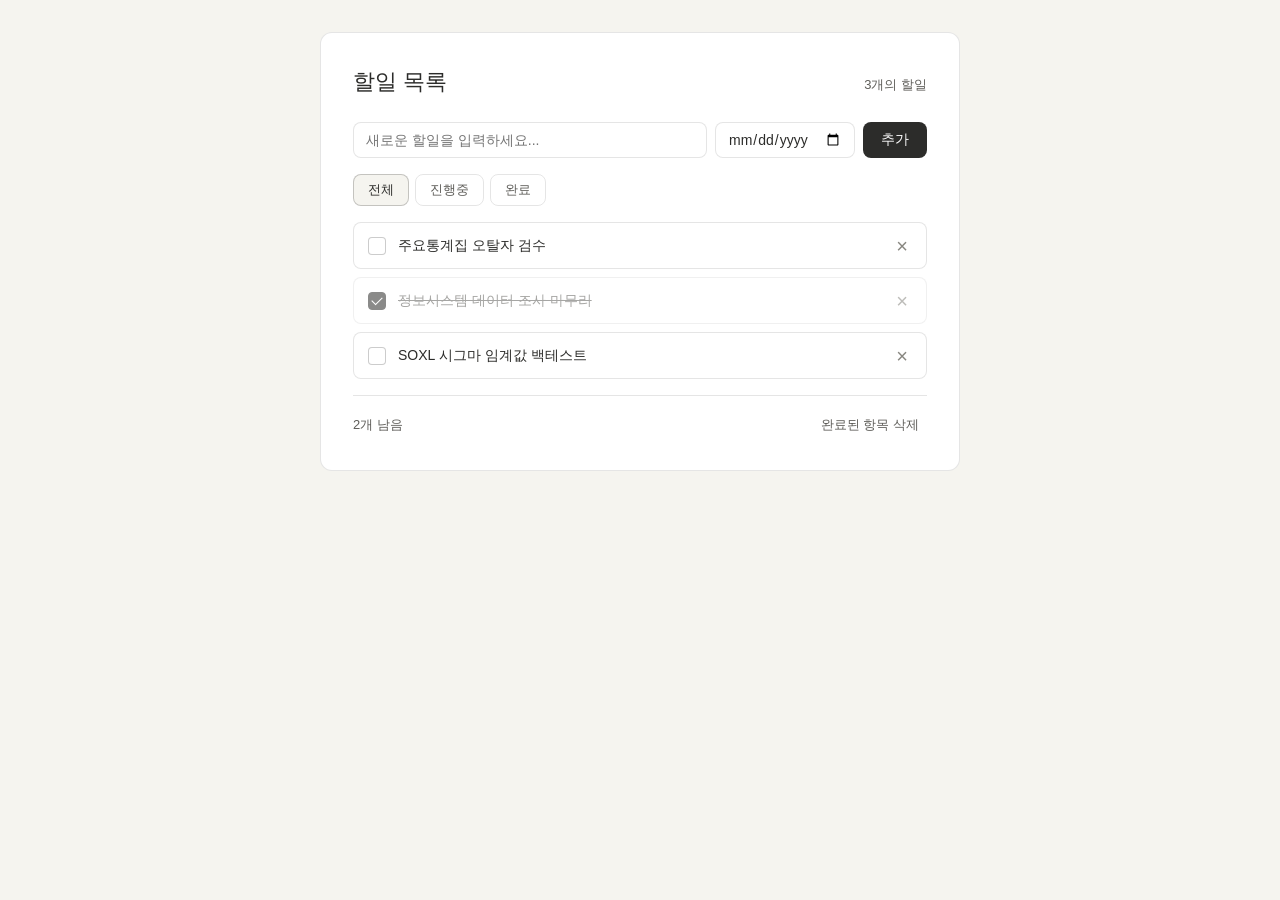
<file: index.html>
<!DOCTYPE html>
<html lang="ko">
<head>
  <meta charset="UTF-8" />
  <meta name="viewport" content="width=device-width, initial-scale=1.0" />
  <title>할일 목록</title>
  <link rel="stylesheet" href="style.css" />
</head>
<body>
  <main class="todo-app">
    <header class="todo-header">
      <h1 class="todo-title">할일 목록</h1>
      <span class="todo-count" id="count">0개의 할일</span>
    </header>

    <div class="todo-input-row">
      <input type="text" id="new-todo" placeholder="새로운 할일을 입력하세요..." />
      <input type="date" id="new-date" />
      <button id="add-btn">추가</button>
    </div>

    <div class="todo-filters">
      <button class="filter-btn active" data-filter="all">전체</button>
      <button class="filter-btn" data-filter="active">진행중</button>
      <button class="filter-btn" data-filter="done">완료</button>
    </div>

    <ul class="todo-list" id="list"></ul>

    <footer class="todo-footer">
      <span id="remaining">0개 남음</span>
      <button class="clear-btn" id="clear-done">완료된 항목 삭제</button>
    </footer>
  </main>

  <script src="app.js"></script>
</body>
</html>
</file>
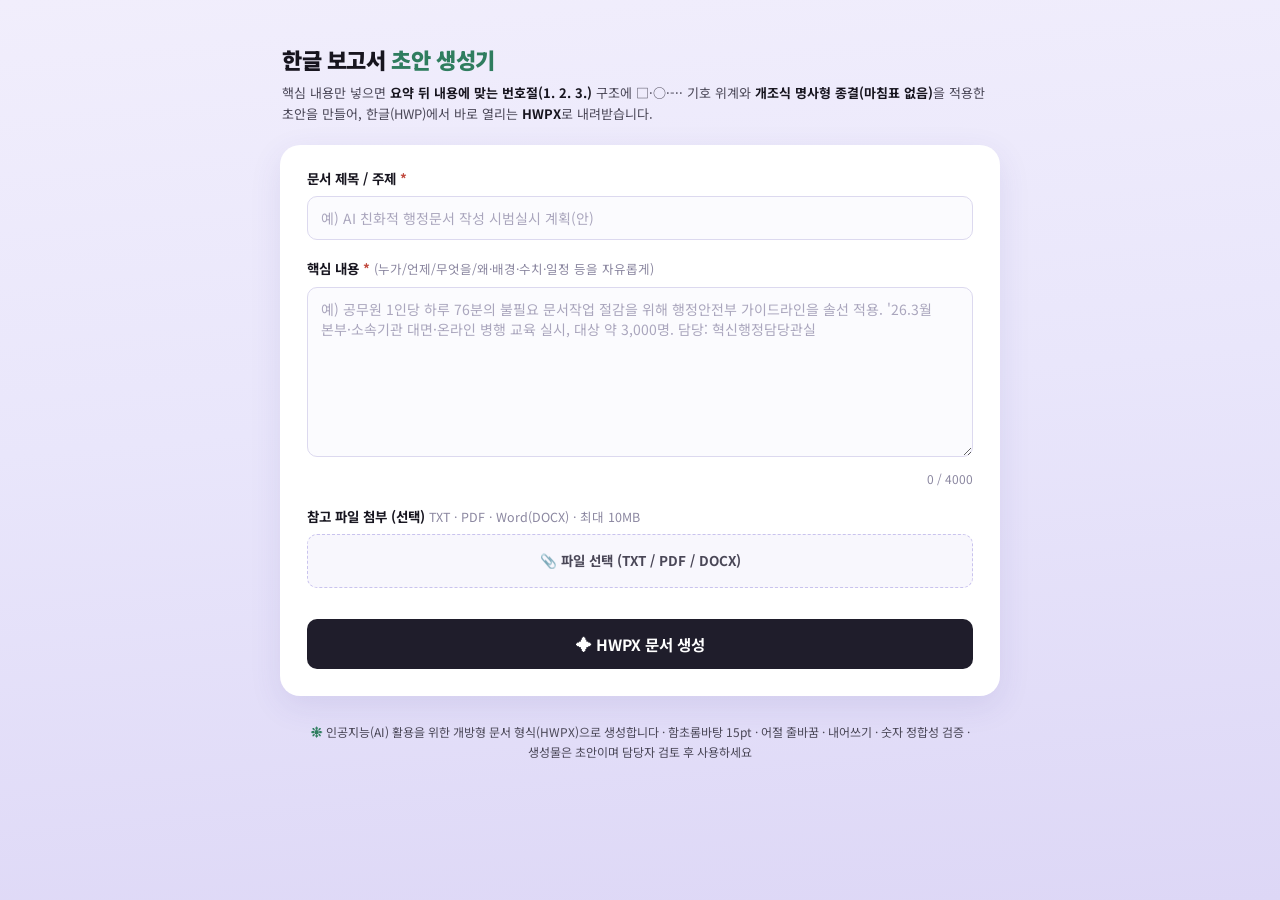
<file: hwpx-web/static/index.html>
<!DOCTYPE html>
<html lang="ko">
<head>
<meta charset="UTF-8" />
<meta name="viewport" content="width=device-width, initial-scale=1.0" />
<title>HWPX 문서 생성기</title>
<link rel="preconnect" href="https://fonts.googleapis.com" />
<link rel="preconnect" href="https://fonts.gstatic.com" crossorigin />
<link href="https://fonts.googleapis.com/css2?family=Noto+Sans+KR:wght@400;500;700;900&display=swap" rel="stylesheet" />
<style>
  :root {
    /* 연라일락 배경 + 흰 카드 + 세이지 그린 포인트 팔레트 */
    --bg: #e9e6fb;
    --card: #ffffff;
    --border: #e3e0f5;
    --border-dashed: #c9c3ee;
    --ink: #17151f;
    --ink-soft: #4a4757;
    --ink-faint: #8b87a0;
    --red: #1f1d2b;        /* 주 버튼·강조 (다크 차콜) */
    --red-dark: #000000;
    --green: #2f7d5f;      /* 세이지 그린 포인트 */
    --danger: #c14b3f;     /* 오류 전용 */
    --amber-bg: #faf5e4;
    --amber-border: #e8dcb4;
    --radius-lg: 20px;
    --radius-md: 14px;
    --radius-sm: 10px;
  }

  * { box-sizing: border-box; margin: 0; padding: 0; }

  body {
    background: linear-gradient(175deg, #f1eefc 0%, var(--bg) 45%, #ddd7f6 100%);
    background-attachment: fixed;
    min-height: 100vh;
    color: var(--ink);
    font-family: "Noto Sans KR", "Pretendard", "Apple SD Gothic Neo", "Malgun Gothic", sans-serif;
    line-height: 1.6;
    word-break: keep-all; /* 한국어 어절 단위 줄바꿈 */
    padding: 40px 24px 64px;
  }

  .container { max-width: 720px; margin: 0 auto; }

  /* ── 페이지 헤더 (컴팩트, 입력 우선) ────── */
  .page-head { padding: 2px 2px 20px; }
  .page-head h1 {
    font-weight: 900;
    font-size: 22px;
    letter-spacing: -0.4px;
  }
  .page-head h1 .accent { color: var(--green); }
  .page-head p {
    margin-top: 6px;
    font-size: 13px;
    color: var(--ink-soft);
  }
  .page-head p strong { color: var(--ink); }

  .main-stack { display: flex; flex-direction: column; gap: 22px; }

  .page-foot {
    margin-top: 26px;
    font-size: 12px;
    color: var(--ink-soft);
    text-align: center;
    line-height: 1.7;
  }
  .page-foot .dot { color: var(--green); }
  .page-foot .foot-item { white-space: nowrap; }

  .card {
    background: var(--card);
    border: 1px solid rgba(255, 255, 255, 0.95);
    border-radius: var(--radius-lg);
    box-shadow: 0 10px 32px rgba(70, 58, 148, 0.10);
  }

  .form-card { padding: 22px 26px 26px; }

  .field { margin-top: 18px; }
  .field label {
    display: block;
    font-size: 13.5px;
    font-weight: 700;
    margin-bottom: 7px;
  }
  .field label .req { color: var(--danger); }
  .field label .opt-note { font-weight: 400; color: var(--ink-faint); font-size: 12.5px; margin-left: 4px; }

  input[type="text"], textarea {
    width: 100%;
    border: 1px solid #dcd9ef;
    border-radius: var(--radius-sm);
    background: #fbfbfe;
    padding: 11px 13px;
    font-size: 14px;
    font-family: inherit;
    color: var(--ink);
    transition: border-color .15s, box-shadow .15s;
  }
  input[type="text"]::placeholder, textarea::placeholder { color: #aaa6bd; }
  input[type="text"]:focus, textarea:focus {
    outline: none;
    border-color: #8f86e8;
    box-shadow: 0 0 0 3px rgba(143, 134, 232, 0.18);
  }
  textarea { min-height: 170px; resize: vertical; }

  .field.invalid input[type="text"], .field.invalid textarea { border-color: var(--danger); background: #fdf4f2; }
  .field-error {
    display: none;
    margin-top: 6px;
    font-size: 12.5px;
    color: var(--danger);
    line-height: 1.6;
  }
  .field.invalid .field-error { display: block; }

  .char-count {
    text-align: right;
    font-size: 12px;
    color: var(--ink-faint);
    margin-top: 5px;
  }
  .char-count.warn { color: var(--danger); font-weight: 700; }

  .file-drop {
    display: block;
    border: 1.5px dashed var(--border-dashed);
    border-radius: var(--radius-sm);
    background: #f8f7fd;
    padding: 15px;
    text-align: center;
    font-size: 13.5px;
    color: var(--ink-soft);
    cursor: pointer;
    transition: border-color .15s, background .15s;
  }
  .file-drop:hover { border-color: #8f86e8; background: #f2f0fc; }
  .file-drop input { display: none; }
  .file-clear {
    display: none;
    margin-top: 7px;
    background: none;
    border: none;
    color: var(--ink-faint);
    font-size: 12.5px;
    font-family: inherit;
    cursor: pointer;
    text-decoration: underline;
  }
  .file-clear.visible { display: inline-block; }

  .submit-btn {
    width: 100%;
    margin-top: 24px;
    background: var(--red);
    color: #fff;
    border: none;
    border-radius: var(--radius-sm);
    padding: 14px;
    font-size: 15.5px;
    font-weight: 700;
    font-family: inherit;
    cursor: pointer;
    display: inline-flex;
    align-items: center;
    justify-content: center;
    gap: 8px;
    transition: background .15s, opacity .15s;
  }
  .submit-btn:hover { background: var(--red-dark); }
  .submit-btn:disabled { opacity: .55; cursor: not-allowed; }

  /* ── 결과 카드 ─────────────────────────── */
  .result-card { padding: 24px 26px 30px; }
  .result-card h2 { font-size: 16.5px; font-weight: 700; margin-bottom: 18px; }

  .result-state { display: none; }
  .result-state.active { display: block; }

  /* 로딩 */
  .loading-box {
    border: 1px solid var(--border);
    border-radius: var(--radius-md);
    background: #f8f7fd;
    padding: 30px 24px;
    text-align: center;
  }
  .spinner {
    width: 34px; height: 34px;
    margin: 0 auto 14px;
    border: 3px solid var(--border);
    border-top-color: var(--green);
    border-radius: 50%;
    animation: spin 0.9s linear infinite;
  }
  @keyframes spin { to { transform: rotate(360deg); } }
  .loading-step { font-size: 14px; font-weight: 700; }
  .loading-note { margin-top: 6px; font-size: 12.5px; color: var(--ink-faint); }
  .cancel-btn {
    margin-top: 14px;
    background: none;
    border: 1px solid var(--border);
    border-radius: var(--radius-sm);
    padding: 7px 16px;
    font-size: 12.5px;
    font-family: inherit;
    color: var(--ink-soft);
    cursor: pointer;
  }
  .cancel-btn:hover { border-color: var(--ink-faint); }

  /* 실패 */
  .error-box {
    border: 1px solid #e6c4be;
    border-radius: var(--radius-md);
    background: #fdf2f0;
    padding: 24px;
    font-size: 13.5px;
    line-height: 1.7;
  }
  .error-box b { display: block; color: var(--danger); font-size: 14.5px; margin-bottom: 6px; }
  .retry-btn {
    margin-top: 14px;
    background: var(--red);
    color: #fff;
    border: none;
    border-radius: var(--radius-sm);
    padding: 9px 20px;
    font-size: 13.5px;
    font-weight: 700;
    font-family: inherit;
    cursor: pointer;
  }
  .retry-btn:hover { background: var(--red-dark); }

  /* 성공 */
  .draft-notice {
    background: var(--amber-bg);
    border: 1px solid var(--amber-border);
    border-radius: var(--radius-sm);
    padding: 10px 14px;
    font-size: 12.5px;
    color: #7a5a1e;
    line-height: 1.65;
    margin-bottom: 14px;
  }
  .verify-warn {
    display: none;
    background: #fdf2f0;
    border: 1.5px solid var(--danger);
    border-radius: var(--radius-sm);
    padding: 12px 14px;
    font-size: 12.5px;
    color: #8a3328;
    line-height: 1.65;
    margin-bottom: 14px;
  }
  .verify-warn.visible { display: block; }
  .verify-warn b { display: block; font-size: 13px; margin-bottom: 4px; }
  .assumption-note {
    display: none;
    background: #f2f0fc;
    border: 1px solid var(--border);
    border-radius: var(--radius-sm);
    padding: 10px 14px;
    font-size: 12.5px;
    color: var(--ink-soft);
    line-height: 1.65;
    margin-bottom: 14px;
  }
  .assumption-note.visible { display: block; }

  .draft-preview {
    border: 1px solid var(--border);
    border-radius: var(--radius-md);
    background: #fffdfa;
    padding: 18px 18px;
    font-size: 13px;
    line-height: 1.85;
    white-space: pre-wrap;
    max-height: 340px;
    overflow-y: auto;
    font-family: "Noto Serif KR", "Noto Sans KR", serif;
  }

  .report { margin-top: 16px; }
  .report h3 { font-size: 13px; font-weight: 700; margin-bottom: 8px; color: var(--ink-soft); }
  .report pre {
    border: 1px solid var(--border);
    border-radius: var(--radius-sm);
    background: #f8f7fd;
    padding: 12px 14px;
    font-size: 11.5px;
    line-height: 1.7;
    white-space: pre-wrap;
    word-break: break-all;
    max-height: 220px;
    overflow-y: auto;
    color: var(--ink-soft);
  }
  .report .report-note { margin-top: 6px; font-size: 11.5px; color: var(--ink-faint); line-height: 1.6; }

  .checklist {
    margin-top: 16px;
    border: 1px solid var(--border);
    border-radius: var(--radius-sm);
    background: #f8f7fd;
    padding: 12px 14px;
    font-size: 12.5px;
    color: var(--ink-soft);
    line-height: 1.8;
  }
  .checklist b { color: var(--ink); }

  .basis { margin-top: 16px; }
  .basis h3 { font-size: 13px; font-weight: 700; margin-bottom: 8px; color: var(--ink-soft); }
  .basis table { width: 100%; border-collapse: collapse; font-size: 12.5px; }
  .basis th, .basis td {
    border: 1px solid var(--border);
    padding: 6px 10px;
    text-align: left;
    vertical-align: top;
  }
  .basis th { background: #f2f0fc; font-weight: 700; white-space: nowrap; }

  .adjust { margin-top: 16px; }
  .adjust h3 { font-size: 13px; font-weight: 700; margin-bottom: 8px; color: var(--ink-soft); }
  .chips { display: flex; flex-wrap: wrap; gap: 8px; }
  .chip {
    background: #fff;
    border: 1px solid var(--border);
    border-radius: 999px;
    padding: 6px 14px;
    font-size: 12.5px;
    font-family: inherit;
    color: var(--ink-soft);
    cursor: pointer;
    transition: border-color .15s, color .15s;
  }
  .chip:hover { border-color: var(--green); color: var(--green); }
  .chip:disabled { opacity: .5; cursor: not-allowed; }
  .chip.undo { border-style: dashed; }

  .result-actions { display: flex; gap: 10px; margin-top: 18px; }
  .download-btn {
    flex: 1;
    background: var(--red);
    color: #fff;
    border: none;
    border-radius: var(--radius-sm);
    padding: 12px;
    font-size: 14px;
    font-weight: 700;
    font-family: inherit;
    cursor: pointer;
  }
  .download-btn:hover { background: var(--red-dark); }
  .result-note { margin-top: 10px; font-size: 12px; color: var(--ink-faint); }

  .result-card[hidden] { display: none; }
</style>
</head>
<body>
<div class="container">

  <header class="page-head">
    <h1>한글 보고서 <span class="accent">초안 생성기</span></h1>
    <p>핵심 내용만 넣으면 <strong>요약 뒤 내용에 맞는 번호절(1. 2. 3.)</strong> 구조에 □·○·-·· 기호 위계와 <strong>개조식 명사형 종결(마침표 없음)</strong>을 적용한 초안을 만들어, 한글(HWP)에서 바로 열리는 <strong>HWPX</strong>로 내려받습니다.</p>
  </header>

  <div class="main-stack">

    <!-- 입력 카드 -->
    <form class="card form-card" id="docForm" novalidate>
      <div class="field" id="fieldTitle" style="margin-top:0">
        <label for="title">문서 제목 / 주제 <span class="req">*</span></label>
        <input type="text" id="title" placeholder="예) AI 친화적 행정문서 작성 시범실시 계획(안)" />
        <p class="field-error">문서 제목을 입력해 주세요. 예) 「○○ 시범실시 계획(안)」처럼 문서 종류까지 적으면 구조가 더 정확해집니다.</p>
      </div>

      <div class="field" id="fieldContent">
        <label for="content">핵심 내용 <span class="req">*</span><span class="opt-note">(누가/언제/무엇을/왜·배경·수치·일정 등을 자유롭게)</span></label>
        <textarea id="content" maxlength="4000" placeholder="예) 공무원 1인당 하루 76분의 불필요 문서작업 절감을 위해 행정안전부 가이드라인을 솔선 적용. '26.3월 본부·소속기관 대면·온라인 병행 교육 실시, 대상 약 3,000명. 담당: 혁신행정담당관실"></textarea>
        <p class="field-error">핵심 내용이 너무 짧습니다(20자 이상). <b>왜 하는지(배경)</b>, <b>무엇을 하는지</b>, <b>언제·누가</b> 중 두 가지 이상을 적어 주시면 충실한 초안이 나옵니다.</p>
        <div class="char-count"><span id="charNow">0</span> / 4000</div>
      </div>

      <div class="field" id="fieldFile">
        <label>참고 파일 첨부 (선택)<span class="opt-note">TXT · PDF · Word(DOCX) · 최대 10MB</span></label>
        <label class="file-drop" for="refFile">📎 <span id="fileLabel">파일 선택 (TXT / PDF / DOCX)</span>
          <input type="file" id="refFile" accept=".txt,.pdf,.docx" />
        </label>
        <p class="field-error" id="fileError"></p>
        <button type="button" class="file-clear" id="fileClear">첨부 취소</button>
      </div>

      <button type="submit" class="submit-btn" id="submitBtn">✦ HWPX 문서 생성</button>
    </form>

    <!-- 결과 카드 -->
    <aside class="card result-card" id="resultCard" aria-live="polite" hidden>
      <h2>생성 결과</h2>

      <!-- 로딩 -->
      <div class="result-state" id="stateLoading">
        <div class="loading-box">
          <div class="spinner" role="status" aria-label="생성 중"></div>
          <p class="loading-step" id="loadingStep">AI가 원고를 작성하고 있습니다…</p>
          <p class="loading-note">보통 30초~1분 걸립니다. 입력 내용은 사라지지 않습니다.</p>
          <button type="button" class="cancel-btn" id="cancelBtn">생성 취소</button>
        </div>
      </div>

      <!-- 실패 -->
      <div class="result-state" id="stateError">
        <div class="error-box">
          <b>문서 생성에 실패했습니다</b>
          <span id="errorReason">일시적인 서버 연결 문제일 수 있습니다.</span><br />
          입력하신 내용은 그대로 보존되어 있으니, 잠시 후 다시 시도해 주세요.
          문제가 반복되면 핵심 내용을 나눠서(2,000자 이하) 시도해 보세요.
          <br />
          <button type="button" class="retry-btn" id="retryBtn">다시 시도</button>
        </div>
      </div>

      <!-- 성공 -->
      <div class="result-state" id="stateSuccess">
        <div class="draft-notice">
          이 문서는 입력 내용을 규칙에 따라 재구성한 <b>초안(자동 생성물)</b>입니다.
          수치·날짜·사실관계를 확인한 뒤 <b>발행 기관 담당자 검토·결재를 거쳐</b> 시행해 주세요.
        </div>

        <div class="verify-warn" id="verifyWarn">
          <b>⚠ 숫자 자동 검증을 통과하지 못한 채 생성되었습니다</b>
          자동 수정을 <span id="warnRetries">2</span>회 시도했지만 오류가 남아 있습니다.
          아래 검증 리포트의 ❌ 항목을 한글에서 직접 확인·수정한 뒤 사용해 주세요.
        </div>

        <div class="assumption-note" id="assumptionNote">
          <b>ℹ AI가 보완한 가정:</b> <span id="assumptionList"></span>
        </div>

        <div class="draft-preview" id="draftPreview"></div>

        <!-- 검증 리포트 -->
        <div class="report">
          <h3>자동 검증 리포트</h3>
          <pre id="checkReport"></pre>
          <pre id="polishReport"></pre>
          <p class="report-note">※ 자동 검증은 문서 <b>내부의 산술·형식 정합성만</b> 봅니다.
          출처 원문과 맞는지는 사용자가 직접 대조해야 합니다.</p>
        </div>

        <!-- 한글에서 확인할 것 -->
        <div class="checklist">
          <b>한글(HWP)에서 열어 확인할 것</b><br />
          ① 줄바꿈이 어절 경계인가 &nbsp;
          ② 이어지는 줄이 기호 뒤 본문 시작 위치에 정렬됐는가 &nbsp;
          ③ 글자 겹침이 없는가 &nbsp;
          ④ 표 테두리·열 너비<br />
          리포트에 <b>"조정 불가"</b>로 표시된 줄은 한글에서 해당 줄만 블록 지정해
          장평 90~98%·자간 -3~-9로 손봐 주세요.
        </div>

        <!-- 근거 표 -->
        <div class="basis">
          <h3>구성 근거 — 입력 내용이 어디에 반영되었나</h3>
          <table>
            <tbody id="basisRows"></tbody>
          </table>
        </div>

        <!-- 보정 칩 + 되돌리기 -->
        <div class="adjust">
          <h3>마음에 안 드는 부분이 있나요? 한 번의 클릭으로 고칠 수 있습니다</h3>
          <div class="chips">
            <button type="button" class="chip" data-adjust="concise">더 간결하게</button>
            <button type="button" class="chip" data-adjust="detailed">더 상세하게</button>
            <button type="button" class="chip chip-undo undo" id="undoBtn" disabled>↩ 이전 버전으로</button>
          </div>
        </div>

        <div class="result-actions">
          <button type="button" class="download-btn" id="downloadBtn">⬇ HWPX 내려받기 (한글에서 열림)</button>
          <button type="button" class="chip" id="downloadTxtBtn">원고(MD)로 받기</button>
        </div>
        <p class="result-note">※ 함초롬바탕 15pt(※·표는 12pt 맑은 고딕)·여백 좌우 20mm 상하 10mm·어절 줄바꿈·기호별 내어쓰기가 적용된 초안입니다. 한글(HWP)에서 열어 검토·수정 후 사용하세요.</p>
      </div>
    </aside>

  </div>

  <footer class="page-foot">
    <span class="dot">❋</span>
    <span class="foot-item">인공지능(AI) 활용을 위한 개방형 문서 형식(HWPX)으로 생성합니다</span> ·
    <span class="foot-item">함초롬바탕 15pt · 어절 줄바꿈 · 내어쓰기 · 숫자 정합성 검증</span> ·
    <span class="foot-item">생성물은 초안이며 담당자 검토 후 사용하세요</span>
  </footer>

</div>

<script>
  // ── 요소 참조 ─────────────────────────────
  const form = document.getElementById("docForm");
  const titleInput = document.getElementById("title");
  const contentInput = document.getElementById("content");
  const submitBtn = document.getElementById("submitBtn");
  const charNowEl = document.getElementById("charNow");
  const charCountEl = charNowEl.parentElement;
  const resultCard = document.getElementById("resultCard");
  const draftPreview = document.getElementById("draftPreview");
  const undoBtn = document.getElementById("undoBtn");

  const states = {
    loading: document.getElementById("stateLoading"),
    error: document.getElementById("stateError"),
    success: document.getElementById("stateSuccess"),
  };

  function setState(name) {
    Object.values(states).forEach((el) => el.classList.remove("active"));
    if (name === "idle") {
      resultCard.hidden = true;
    } else {
      states[name].classList.add("active");
      resultCard.hidden = false;
      resultCard.scrollIntoView({ behavior: "smooth", block: "nearest" });
    }
    // 생성 중 중복 제출 차단
    submitBtn.disabled = name === "loading";
    submitBtn.textContent = name === "loading" ? "생성 중…" : "✦ HWPX 문서 생성";
  }

  // ── 글자 수 카운터 ────────────────────────
  contentInput.addEventListener("input", () => {
    const n = contentInput.value.length;
    charNowEl.textContent = n.toLocaleString();
    charCountEl.classList.toggle("warn", n >= 3800);
  });

  // ── 파일 검증 (형식·10MB) + 첨부 취소 ──────
  const refFile = document.getElementById("refFile");
  const fileLabel = document.getElementById("fileLabel");
  const fileField = document.getElementById("fieldFile");
  const fileError = document.getElementById("fileError");
  const fileClear = document.getElementById("fileClear");
  const FILE_LABEL_DEFAULT = "파일 선택 (TXT / PDF / DOCX)";

  refFile.addEventListener("change", () => {
    fileField.classList.remove("invalid");
    if (!refFile.files.length) return resetFile();
    const f = refFile.files[0];
    const okType = /\.(txt|pdf|docx)$/i.test(f.name);
    const okSize = f.size <= 10 * 1024 * 1024;
    if (!okType || !okSize) {
      fileError.textContent = !okType
        ? `‘${f.name}’은 지원하지 않는 형식입니다. TXT·PDF·DOCX만 첨부할 수 있어요. HWP 파일은 한글에서 ‘다른 이름으로 저장 → DOCX’로 변환해 주세요.`
        : `파일이 ${(f.size / 1024 / 1024).toFixed(1)}MB로 10MB를 넘습니다. 필요한 부분만 발췌한 파일로 다시 첨부해 주세요.`;
      fileField.classList.add("invalid");
      refFile.value = "";
      fileLabel.textContent = FILE_LABEL_DEFAULT;
      fileClear.classList.remove("visible");
      return;
    }
    fileLabel.textContent = `${f.name} (${(f.size / 1024).toFixed(0)}KB)`;
    fileClear.classList.add("visible");
  });

  function resetFile() {
    refFile.value = "";
    fileLabel.textContent = FILE_LABEL_DEFAULT;
    fileClear.classList.remove("visible");
    fileField.classList.remove("invalid");
  }
  fileClear.addEventListener("click", resetFile);

  // ── 입력 검증 ─────────────────────────────
  function validate() {
    let firstInvalid = null;
    const fieldTitle = document.getElementById("fieldTitle");
    const fieldContent = document.getElementById("fieldContent");

    const titleOk = titleInput.value.trim().length > 0;
    fieldTitle.classList.toggle("invalid", !titleOk);
    if (!titleOk) firstInvalid = titleInput;

    const contentOk = contentInput.value.trim().length >= 20;
    fieldContent.classList.toggle("invalid", !contentOk);
    if (!contentOk && !firstInvalid) firstInvalid = contentInput;

    if (firstInvalid) firstInvalid.focus();
    return !firstInvalid;
  }
  titleInput.addEventListener("input", () =>
    document.getElementById("fieldTitle").classList.remove("invalid"));
  contentInput.addEventListener("input", () =>
    document.getElementById("fieldContent").classList.remove("invalid"));

  // ── 생성 플로우 (스킬 파이프라인 API 호출) ──
  const LOADING_STEPS = [
    "AI가 원고를 작성하고 있습니다…",
    "숫자 정합성을 검증하고 있습니다…",
    "HWPX로 조판하고 있습니다…",
    "어절 줄바꿈·내어쓰기를 적용하고 있습니다…",
  ];
  let loadingTimer = null;
  let abortCtrl = null;
  const history = [];   // {result} 스냅샷 (되돌리기용)
  let current = null;   // 현재 표시 중인 서버 결과

  function startLoadingUI() {
    setState("loading");
    let step = 0;
    document.getElementById("loadingStep").textContent = LOADING_STEPS[0];
    loadingTimer = setInterval(() => {
      step = Math.min(step + 1, LOADING_STEPS.length - 1);
      document.getElementById("loadingStep").textContent = LOADING_STEPS[step];
    }, 8000);
  }

  function stopLoadingUI() {
    clearInterval(loadingTimer);
  }

  function showError(reason) {
    stopLoadingUI();
    document.getElementById("errorReason").textContent = reason;
    setState("error");
  }

  async function requestGenerate(extra) {
    const fd = new FormData();
    fd.append("title", titleInput.value.trim());
    fd.append("content", contentInput.value.trim());
    if (refFile.files.length) fd.append("file", refFile.files[0]);
    if (extra) Object.entries(extra).forEach(([k, v]) => fd.append(k, v));

    abortCtrl = new AbortController();
    startLoadingUI();
    try {
      const res = await fetch("/api/generate", {
        method: "POST",
        body: fd,
        signal: abortCtrl.signal,
      });
      const data = await res.json().catch(() => null);
      if (!res.ok || !data || !data.ok) {
        showError((data && data.error) || `서버 오류 (HTTP ${res.status})`);
        return null;
      }
      stopLoadingUI();
      return data;
    } catch (err) {
      if (err.name === "AbortError") { stopLoadingUI(); setState("idle"); return null; }
      showError("서버에 연결할 수 없습니다. 서버 실행 여부를 확인해 주세요.");
      return null;
    }
  }

  function renderBasis(result) {
    const rows = [
      ["문서 제목", "표제 및 ‘요약’ 절의 문장 구성에 사용"],
      ["핵심 내용·첨부 파일", "요약 뒤 번호절(배경·추진 계획 등)로 분해·배치 — 절 구성은 내용에 따라 결정"],
      ["기호 규칙", "1.=□ → ○ → - → · 위계, 근거·출처는 ※ (스킬 규칙 기반)"],
      ["문체 변환", "개조식 명사형 종결(마침표 없음), 라벨 프리픽스 ○ (방법)… 적용"],
      ["숫자 검증", `표 합계·비율·날짜 정합성 자동 검증${result.fix_retries ? ` — 자동 수정 ${result.fix_retries}회` : ""}`],
      ["조판", "함초롬바탕 15pt · 어절 줄바꿈 · 기호별 내어쓰기 · 레이아웃 캐시 제거 (스킬 파이프라인)"],
    ];
    document.getElementById("basisRows").innerHTML = rows
      .map(([k, v]) => `<tr><th>${k}</th><td>${v}</td></tr>`)
      .join("");
  }

  function renderResult(result) {
    current = result;
    draftPreview.textContent = result.manuscript;

    const warn = document.getElementById("verifyWarn");
    warn.classList.toggle("visible", !!result.forced);
    document.getElementById("warnRetries").textContent = result.fix_retries;

    const assumptionNote = document.getElementById("assumptionNote");
    const hasAssumptions = result.assumptions && result.assumptions.length > 0;
    assumptionNote.classList.toggle("visible", hasAssumptions);
    if (hasAssumptions) {
      document.getElementById("assumptionList").textContent = result.assumptions.join(" / ");
    }

    document.getElementById("checkReport").textContent = result.check_report;
    document.getElementById("polishReport").textContent = result.polish_report;
    renderBasis(result);
    setState("success");
  }

  form.addEventListener("submit", async (e) => {
    e.preventDefault();
    if (submitBtn.disabled) return;   // 연타 차단
    if (!validate()) return;
    const result = await requestGenerate();
    if (result) {
      history.length = 0;
      undoBtn.disabled = true;
      renderResult(result);
    }
  });

  document.getElementById("cancelBtn").addEventListener("click", () => {
    if (abortCtrl) abortCtrl.abort();
  });

  document.getElementById("retryBtn").addEventListener("click", () => form.requestSubmit());

  // ── 보정 칩 + 되돌리기 ─────────────────────
  document.querySelectorAll(".chip[data-adjust]").forEach((chip) => {
    chip.addEventListener("click", async () => {
      if (!current) return;
      const result = await requestGenerate({
        mode: chip.dataset.adjust,
        base_manuscript: current.manuscript,
      });
      if (result) {
        history.push(current);
        undoBtn.disabled = false;
        renderResult(result);
      } else if (current) {
        setState("success"); // 실패해도 기존 결과 유지
      }
    });
  });
  undoBtn.addEventListener("click", () => {
    if (!history.length) return;
    renderResult(history.pop());
    undoBtn.disabled = history.length === 0;
  });

  // ── 내려받기 (HWPX 기본, 원고 MD 보조) ──────
  function downloadBlob(blob, filename) {
    const a = document.createElement("a");
    a.href = URL.createObjectURL(blob);
    a.download = filename;
    a.click();
    setTimeout(() => URL.revokeObjectURL(a.href), 1000);
  }
  function baseFilename() {
    const name = (titleInput.value.trim() || "행정문서_초안")
      .replace(/[\\/:*?"<>|\r\n]+/g, "_").replace(/^[ .]+|[ .]+$/g, "");
    return name || "행정문서_초안";
  }

  document.getElementById("downloadBtn").addEventListener("click", () => {
    if (!current) return;
    const bytes = Uint8Array.from(atob(current.hwpx_base64), (c) => c.charCodeAt(0));
    downloadBlob(new Blob([bytes], { type: "application/hwp+zip" }),
      current.filename || baseFilename() + ".hwpx");
  });

  document.getElementById("downloadTxtBtn").addEventListener("click", () => {
    if (!current) return;
    downloadBlob(
      new Blob([current.manuscript], { type: "text/markdown;charset=utf-8" }),
      baseFilename() + ".md"
    );
  });
</script>
</body>
</html>
</file>
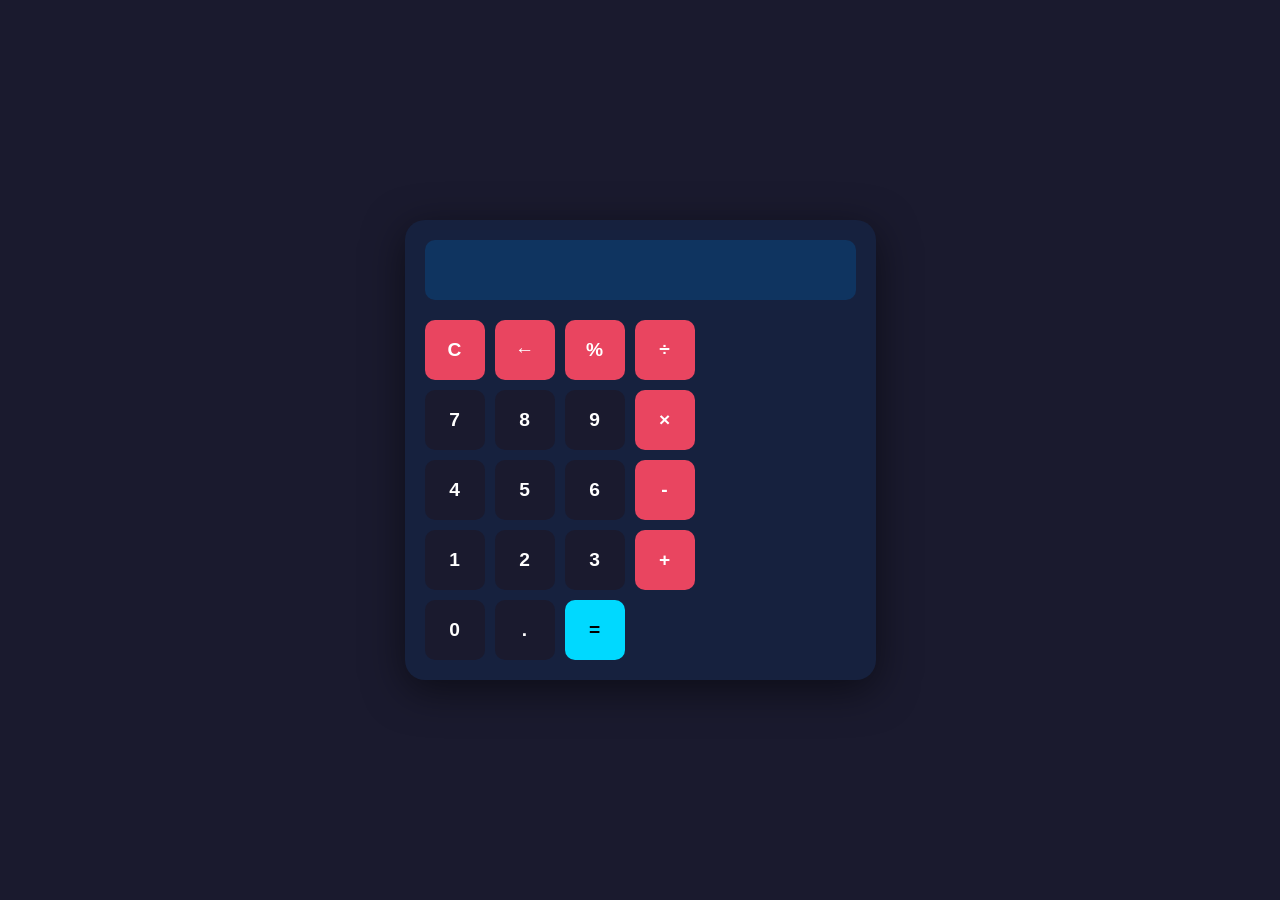
<file: calculator.html>
<!DOCTYPE html>
<html lang="ko">
<head>
    <meta charset="UTF-8">
    <meta name="viewport" content="width=device-width, initial-scale=1.0">
    <title>계산기</title>
    <link rel="stylesheet" href="calculator.css">
</head>
<body>
    <div class="calculator">
        <div class="display">
            <input type="text" id="display" readonly>
        </div>
        <div class="buttons">
            <button class="operator" onclick="clearDisplay()">C</button>
            <button class="operator" onclick="deleteChar()">←</button>
            <button class="operator" onclick="appendOperator('%')">%</button>
            <button class="operator" onclick="appendOperator('/')">÷</button>
            <button onclick="appendNumber('7')">7</button>
            <button onclick="appendNumber('8')">8</button>
            <button onclick="appendNumber('9')">9</button>
            <button class="operator" onclick="appendOperator('*')">×</button>
            <button onclick="appendNumber('4')">4</button>
            <button onclick="appendNumber('5')">5</button>
            <button onclick="appendNumber('6')">6</button>
            <button class="operator" onclick="appendOperator('-')">-</button>
            <button onclick="appendNumber('1')">1</button>
            <button onclick="appendNumber('2')">2</button>
            <button onclick="appendNumber('3')">3</button>
            <button class="operator" onclick="appendOperator('+')">+</button>
            <button onclick="appendNumber('0')" class="zero">0</button>
            <button onclick="appendDot()">.</button>
            <button class="equals" onclick="calculate()">=</button>
        </div>
    </div>
    <script src="calculator.js"></script>
</body>
</html>
</file>
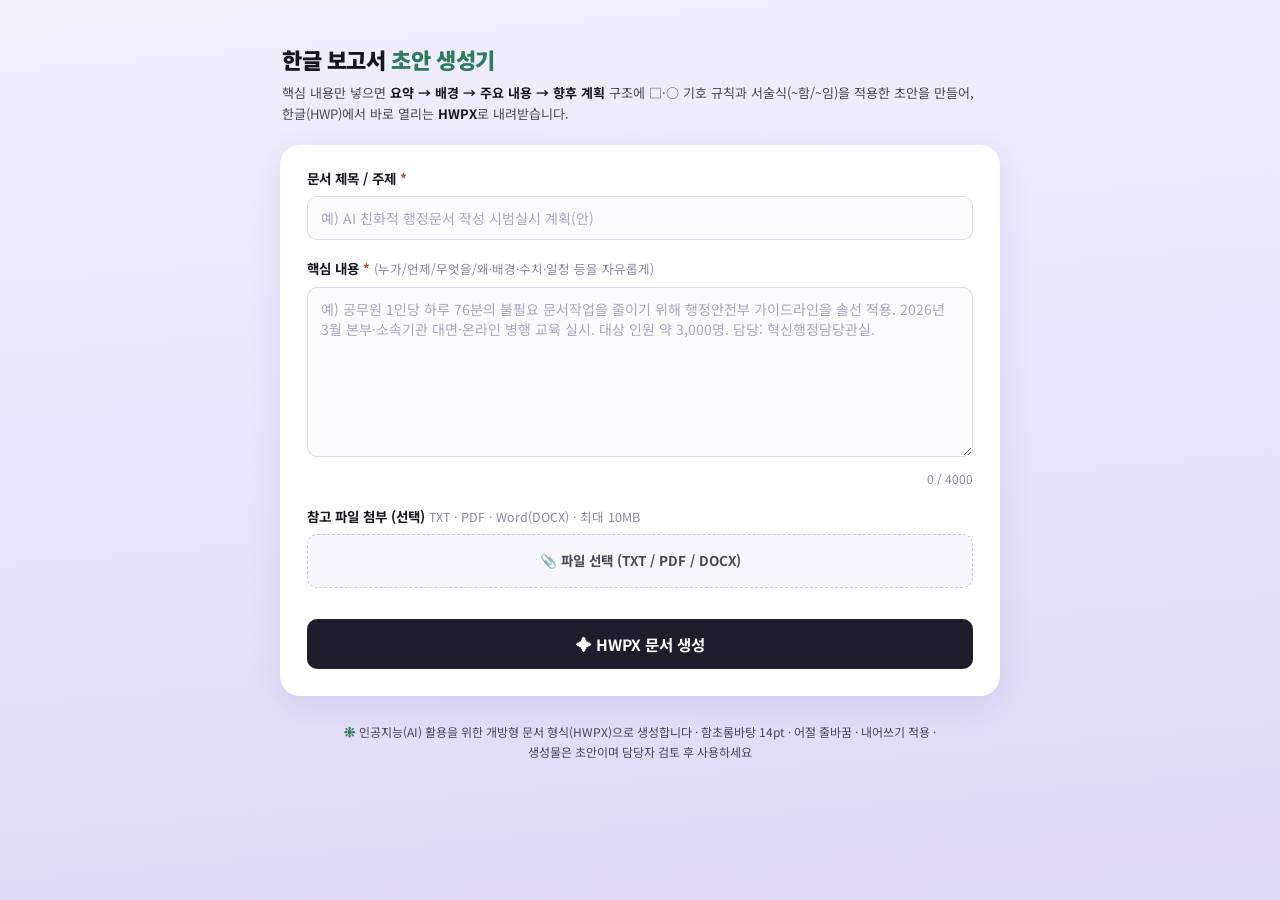
<file: hwpx-maker.html>
<!DOCTYPE html>
<html lang="ko">
<head>
<meta charset="UTF-8" />
<meta name="viewport" content="width=device-width, initial-scale=1.0" />
<title>HWPX 문서 생성기</title>
<link rel="preconnect" href="https://fonts.googleapis.com" />
<link rel="preconnect" href="https://fonts.gstatic.com" crossorigin />
<link href="https://fonts.googleapis.com/css2?family=Noto+Sans+KR:wght@400;500;700;900&display=swap" rel="stylesheet" />
<style>
  :root {
    /* 연라일락 배경 + 흰 카드 + 세이지 그린 포인트 팔레트 */
    --bg: #e9e6fb;
    --card: #ffffff;
    --border: #e3e0f5;
    --border-dashed: #c9c3ee;
    --ink: #17151f;
    --ink-soft: #4a4757;
    --ink-faint: #8b87a0;
    --red: #1f1d2b;        /* 주 버튼·강조 (다크 차콜) */
    --red-dark: #000000;
    --red-soft: #4a4757;
    --green: #2f7d5f;      /* 세이지 그린 포인트 */
    --mint: #dff0e9;
    --danger: #c14b3f;     /* 오류 전용 */
    --amber-bg: #faf5e4;
    --amber-border: #e8dcb4;
    --radius-lg: 20px;
    --radius-md: 14px;
    --radius-sm: 10px;
  }

  * { box-sizing: border-box; margin: 0; padding: 0; }

  body {
    background: linear-gradient(175deg, #f1eefc 0%, var(--bg) 45%, #ddd7f6 100%);
    background-attachment: fixed;
    min-height: 100vh;
    color: var(--ink);
    font-family: "Noto Sans KR", "Pretendard", "Apple SD Gothic Neo", "Malgun Gothic", sans-serif;
    line-height: 1.6;
    word-break: keep-all; /* 한국어 어절 단위 줄바꿈 */
    padding: 40px 24px 64px;
  }

  .container { max-width: 720px; margin: 0 auto; }

  /* ── 페이지 헤더 (컴팩트, 입력 우선) ────── */
  .page-head { padding: 2px 2px 20px; }
  .page-head h1 {
    font-weight: 900;
    font-size: 22px;
    letter-spacing: -0.4px;
  }
  .page-head h1 .accent { color: var(--green); }
  .page-head p {
    margin-top: 6px;
    font-size: 13px;
    color: var(--ink-soft);
  }
  .page-head p strong { color: var(--ink); }

  .main-stack {
    display: flex;
    flex-direction: column;
    gap: 22px;
  }

  .page-foot {
    margin-top: 26px;
    font-size: 12px;
    color: var(--ink-soft);
    text-align: center;
    line-height: 1.7;
  }
  .page-foot .dot { color: var(--green); }
  /* 구절 단위로만 줄바꿈되도록 각 항목을 nowrap 처리 */
  .page-foot .foot-item { white-space: nowrap; }

  .card {
    background: var(--card);
    border: 1px solid rgba(255, 255, 255, 0.95);
    border-radius: var(--radius-lg);
    box-shadow: 0 10px 32px rgba(70, 58, 148, 0.10);
  }

  .form-card { padding: 22px 26px 26px; }

  .field { margin-top: 18px; }
  .field label {
    display: block;
    font-size: 13.5px;
    font-weight: 700;
    margin-bottom: 7px;
  }
  .field label .req { color: var(--danger); }
  .field label .opt-note { font-weight: 400; color: var(--ink-faint); font-size: 12.5px; margin-left: 4px; }

  input[type="text"], textarea {
    width: 100%;
    border: 1px solid #dcd9ef;
    border-radius: var(--radius-sm);
    background: #fbfbfe;
    padding: 11px 13px;
    font-size: 14px;
    font-family: inherit;
    color: var(--ink);
    transition: border-color .15s, box-shadow .15s;
  }
  input[type="text"]::placeholder, textarea::placeholder { color: #aaa6bd; }
  input[type="text"]:focus, textarea:focus {
    outline: none;
    border-color: #8f86e8;
    box-shadow: 0 0 0 3px rgba(143, 134, 232, 0.18);
  }
  textarea { min-height: 170px; resize: vertical; }

  .field.invalid input[type="text"], .field.invalid textarea { border-color: var(--danger); background: #fdf4f2; }
  .field-error {
    display: none;
    margin-top: 6px;
    font-size: 12.5px;
    color: var(--danger);
    line-height: 1.6;
  }
  .field.invalid .field-error { display: block; }

  .char-count {
    text-align: right;
    font-size: 12px;
    color: var(--ink-faint);
    margin-top: 5px;
  }
  .char-count.warn { color: var(--danger); font-weight: 700; }

  .file-drop {
    display: block;
    border: 1.5px dashed var(--border-dashed);
    border-radius: var(--radius-sm);
    background: #f8f7fd;
    padding: 15px;
    text-align: center;
    font-size: 13.5px;
    color: var(--ink-soft);
    cursor: pointer;
    transition: border-color .15s, background .15s;
  }
  .file-drop:hover { border-color: #8f86e8; background: #f2f0fc; }
  .file-drop input { display: none; }
  .file-clear {
    display: none;
    margin-top: 7px;
    background: none;
    border: none;
    color: var(--ink-faint);
    font-size: 12.5px;
    font-family: inherit;
    cursor: pointer;
    text-decoration: underline;
  }
  .file-clear.visible { display: inline-block; }

  .two-col {
    display: grid;
    grid-template-columns: 1fr 1fr;
    gap: 16px;
  }
  @media (max-width: 560px) { .two-col { grid-template-columns: 1fr; } }

  .submit-btn {
    width: 100%;
    margin-top: 24px;
    background: var(--red);
    color: #fff;
    border: none;
    border-radius: var(--radius-sm);
    padding: 14px;
    font-size: 15.5px;
    font-weight: 700;
    font-family: inherit;
    cursor: pointer;
    display: inline-flex;
    align-items: center;
    justify-content: center;
    gap: 8px;
    transition: background .15s, opacity .15s;
  }
  .submit-btn:hover { background: var(--red-dark); }
  .submit-btn:disabled { opacity: .55; cursor: not-allowed; }

  /* ── 결과 카드 ─────────────────────────── */
  .result-card { padding: 24px 26px 30px; }
  .result-card h2 { font-size: 16.5px; font-weight: 700; margin-bottom: 18px; }

  .result-state { display: none; }
  .result-state.active { display: block; }

  .result-empty {
    border: 1.5px dashed var(--border-dashed);
    border-radius: var(--radius-md);
    background: #f8f7fd;
    padding: 46px 28px;
    text-align: center;
    font-size: 13.5px;
    color: var(--ink-faint);
    line-height: 1.7;
  }
  .result-empty strong { color: var(--ink-soft); }

  /* 로딩 (CASE 02) */
  .loading-box {
    border: 1px solid var(--border);
    border-radius: var(--radius-md);
    background: #f8f7fd;
    padding: 30px 24px;
    text-align: center;
  }
  .spinner {
    width: 34px; height: 34px;
    margin: 0 auto 14px;
    border: 3px solid var(--border);
    border-top-color: var(--green);
    border-radius: 50%;
    animation: spin 0.9s linear infinite;
  }
  @keyframes spin { to { transform: rotate(360deg); } }
  .loading-step { font-size: 14px; font-weight: 700; }
  .loading-note { margin-top: 6px; font-size: 12.5px; color: var(--ink-faint); }
  .cancel-btn {
    margin-top: 14px;
    background: none;
    border: 1px solid var(--border);
    border-radius: var(--radius-sm);
    padding: 7px 16px;
    font-size: 12.5px;
    font-family: inherit;
    color: var(--ink-soft);
    cursor: pointer;
  }
  .cancel-btn:hover { border-color: var(--ink-faint); }

  /* 실패 (CASE 04) */
  .error-box {
    border: 1px solid #e6c4be;
    border-radius: var(--radius-md);
    background: #fdf2f0;
    padding: 24px;
    font-size: 13.5px;
    line-height: 1.7;
  }
  .error-box b { display: block; color: var(--danger); font-size: 14.5px; margin-bottom: 6px; }
  .retry-btn {
    margin-top: 14px;
    background: var(--red);
    color: #fff;
    border: none;
    border-radius: var(--radius-sm);
    padding: 9px 20px;
    font-size: 13.5px;
    font-weight: 700;
    font-family: inherit;
    cursor: pointer;
  }
  .retry-btn:hover { background: var(--red-dark); }

  /* 성공 (CASE 01) */
  .draft-notice {
    background: var(--amber-bg);
    border: 1px solid var(--amber-border);
    border-radius: var(--radius-sm);
    padding: 10px 14px;
    font-size: 12.5px;
    color: #7a5a1e;
    line-height: 1.65;
    margin-bottom: 14px;
  }
  .draft-preview {
    border: 1px solid var(--border);
    border-radius: var(--radius-md);
    background: #fffdfa;
    padding: 18px 18px;
    font-size: 13px;
    line-height: 1.85;
    white-space: pre-wrap;
    max-height: 340px;
    overflow-y: auto;
    font-family: "Noto Serif KR", serif;
  }
  .basis { margin-top: 16px; }
  .basis h3 { font-size: 13px; font-weight: 700; margin-bottom: 8px; color: var(--ink-soft); }
  .basis table {
    width: 100%;
    border-collapse: collapse;
    font-size: 12.5px;
  }
  .basis th, .basis td {
    border: 1px solid var(--border);
    padding: 6px 10px;
    text-align: left;
    vertical-align: top;
  }
  .basis th { background: #f2f0fc; font-weight: 700; white-space: nowrap; }

  .adjust { margin-top: 16px; }
  .adjust h3 { font-size: 13px; font-weight: 700; margin-bottom: 8px; color: var(--ink-soft); }
  .chips { display: flex; flex-wrap: wrap; gap: 8px; }
  .chip {
    background: #fff;
    border: 1px solid var(--border);
    border-radius: 999px;
    padding: 6px 14px;
    font-size: 12.5px;
    font-family: inherit;
    color: var(--ink-soft);
    cursor: pointer;
    transition: border-color .15s, color .15s;
  }
  .chip:hover { border-color: var(--green); color: var(--green); }
  .chip.undo { border-style: dashed; }

  .result-actions { display: flex; gap: 10px; margin-top: 18px; }
  .download-btn {
    flex: 1;
    background: var(--red);
    color: #fff;
    border: none;
    border-radius: var(--radius-sm);
    padding: 12px;
    font-size: 14px;
    font-weight: 700;
    font-family: inherit;
    cursor: pointer;
  }
  .download-btn:hover { background: var(--red-dark); }
  .result-note { margin-top: 10px; font-size: 12px; color: var(--ink-faint); }

  .result-card[hidden] { display: none; }
</style>
</head>
<body>
<div class="container">

  <header class="page-head">
    <h1>한글 보고서 <span class="accent">초안 생성기</span></h1>
    <p>핵심 내용만 넣으면 <strong>요약 → 배경 → 주요 내용 → 향후 계획</strong> 구조에 □·○ 기호 규칙과 서술식(~함/~임)을 적용한 초안을 만들어, 한글(HWP)에서 바로 열리는 <strong>HWPX</strong>로 내려받습니다.</p>
  </header>

  <div class="main-stack">

    <!-- 입력 카드 -->
    <form class="card form-card" id="docForm" novalidate>
      <div class="field" id="fieldTitle" style="margin-top:0">
        <label for="title">문서 제목 / 주제 <span class="req">*</span></label>
        <input type="text" id="title" placeholder="예) AI 친화적 행정문서 작성 시범실시 계획(안)" />
        <p class="field-error">문서 제목을 입력해 주세요. 예) 「○○ 시범실시 계획(안)」처럼 문서 종류까지 적으면 구조가 더 정확해집니다.</p>
      </div>

      <div class="field" id="fieldContent">
        <label for="content">핵심 내용 <span class="req">*</span><span class="opt-note">(누가/언제/무엇을/왜·배경·수치·일정 등을 자유롭게)</span></label>
        <textarea id="content" maxlength="4000" placeholder="예) 공무원 1인당 하루 76분의 불필요 문서작업을 줄이기 위해 행정안전부 가이드라인을 솔선 적용. 2026년 3월 본부·소속기관 대면·온라인 병행 교육 실시. 대상 인원 약 3,000명. 담당: 혁신행정담당관실."></textarea>
        <p class="field-error">핵심 내용이 너무 짧습니다(20자 이상). <b>왜 하는지(배경)</b>, <b>무엇을 하는지</b>, <b>언제·누가</b> 중 두 가지 이상을 적어 주시면 충실한 초안이 나옵니다.</p>
        <div class="char-count"><span id="charNow">0</span> / 4000</div>
      </div>

      <div class="field" id="fieldFile">
        <label>참고 파일 첨부 (선택)<span class="opt-note">TXT · PDF · Word(DOCX) · 최대 10MB</span></label>
        <label class="file-drop" for="refFile">📎 <span id="fileLabel">파일 선택 (TXT / PDF / DOCX)</span>
          <input type="file" id="refFile" accept=".txt,.pdf,.docx" />
        </label>
        <p class="field-error" id="fileError"></p>
        <button type="button" class="file-clear" id="fileClear">첨부 취소</button>
      </div>

      <button type="submit" class="submit-btn" id="submitBtn">✦ HWPX 문서 생성</button>
    </form>

    <!-- 결과 카드: 생성 전에는 숨김, 상태별 뷰 (CASE 02·04·01) -->
    <aside class="card result-card" id="resultCard" aria-live="polite" hidden>
      <h2>생성 결과</h2>

      <!-- CASE 02: 로딩 -->
      <div class="result-state" id="stateLoading">
        <div class="loading-box">
          <div class="spinner" role="status" aria-label="생성 중"></div>
          <p class="loading-step" id="loadingStep">문서 구조를 분석하고 있습니다…</p>
          <p class="loading-note">보통 10~20초 걸립니다. 입력 내용은 사라지지 않습니다.</p>
          <button type="button" class="cancel-btn" id="cancelBtn">생성 취소</button>
        </div>
      </div>

      <!-- CASE 04: 실패 -->
      <div class="result-state" id="stateError">
        <div class="error-box">
          <b>문서 생성에 실패했습니다</b>
          <span id="errorReason">일시적인 서버 연결 문제일 수 있습니다.</span><br />
          입력하신 내용은 그대로 보존되어 있으니, 잠시 후 다시 시도해 주세요.
          문제가 반복되면 핵심 내용을 나눠서(2,000자 이하) 시도해 보세요.
          <br />
          <button type="button" class="retry-btn" id="retryBtn">다시 시도</button>
        </div>
      </div>

      <!-- CASE 01: 성공 -->
      <div class="result-state" id="stateSuccess">
        <!-- A-2: 초안 고지 + 최종 확정 주체 -->
        <div class="draft-notice">
          이 문서는 입력 내용을 규칙에 따라 재구성한 <b>초안(자동 생성물)</b>입니다.
          수치·날짜·사실관계를 확인한 뒤 <b>발행 기관 담당자 검토·결재를 거쳐</b> 시행해 주세요.
        </div>

        <div class="draft-preview" id="draftPreview"></div>

        <!-- A-2: 근거 표 -->
        <div class="basis">
          <h3>구성 근거 — 입력 내용이 어디에 반영되었나</h3>
          <table>
            <tbody id="basisRows"></tbody>
          </table>
        </div>

        <!-- A-4: 보정 칩 + 되돌리기 -->
        <div class="adjust">
          <h3>마음에 안 드는 부분이 있나요? 한 번의 클릭으로 고칠 수 있습니다</h3>
          <div class="chips">
            <button type="button" class="chip" data-adjust="concise">더 간결하게</button>
            <button type="button" class="chip" data-adjust="detailed">더 상세하게</button>
            <button type="button" class="chip chip-undo undo" id="undoBtn" disabled>↩ 이전 버전으로</button>
          </div>
        </div>

        <div class="result-actions">
          <button type="button" class="download-btn" id="downloadBtn">⬇ HWPX 내려받기 (한글에서 열림)</button>
          <button type="button" class="chip" id="downloadTxtBtn">TXT로 받기</button>
        </div>
        <p class="result-note">※ 함초롬바탕 14pt·줄간격 160%·A4, 어절 단위 줄바꿈과 글머리 내어쓰기가 적용된 초안입니다. 한글(HWP)에서 열어 검토·수정 후 사용하세요.</p>
      </div>
    </aside>

  </div>

  <footer class="page-foot">
    <span class="dot">❋</span>
    <span class="foot-item">인공지능(AI) 활용을 위한 개방형 문서 형식(HWPX)으로 생성합니다</span> ·
    <span class="foot-item">함초롬바탕 14pt · 어절 줄바꿈 · 내어쓰기 적용</span> ·
    <span class="foot-item">생성물은 초안이며 담당자 검토 후 사용하세요</span>
  </footer>

</div>

<script id="hwpx-core">
  // ══════════════════════════════════════════════════════════════
  // HWPX 생성 코어 (DOM 비의존 순수 함수 — node로도 검증 가능)
  // 규격: OWPML(KS X 6101). hwp-gov-doc-style 규칙 적용:
  //  - 함초롬바탕 14pt(1400 HWPUNIT), 줄간격 160%, A4
  //  - 어절 줄바꿈: breakNonLatinWord="BREAK_WORD" (반전 매핑 주의)
  //  - 글머리 내어쓰기: left=0, intent=-접두부폭 (□·※=2100, ○·-=2800)
  //  - linesegarray 미포함 → 한글이 열 때 줄배치 재계산
  // ══════════════════════════════════════════════════════════════

  function escXml(s) {
    return s.replace(/&/g, "&amp;").replace(/</g, "&lt;").replace(/>/g, "&gt;")
            .replace(/"/g, "&quot;").replace(/'/g, "&apos;");
  }

  // ── ZIP writer (무압축 STORED, mimetype 선두) ──
  const CRC_TABLE = (() => {
    const t = new Uint32Array(256);
    for (let n = 0; n < 256; n++) {
      let c = n;
      for (let k = 0; k < 8; k++) c = c & 1 ? 0xEDB88320 ^ (c >>> 1) : c >>> 1;
      t[n] = c >>> 0;
    }
    return t;
  })();
  function crc32(buf) {
    let c = 0xFFFFFFFF;
    for (let i = 0; i < buf.length; i++) c = CRC_TABLE[(c ^ buf[i]) & 0xFF] ^ (c >>> 8);
    return (c ^ 0xFFFFFFFF) >>> 0;
  }
  function makeZip(entries) {
    const enc = new TextEncoder();
    const DOS_DATE = 0x5D0B; // 2026-08-11 (임의 고정값)
    const parts = [], central = [];
    let offset = 0;
    for (const e of entries) {
      const name = enc.encode(e.name);
      const data = typeof e.data === "string" ? enc.encode(e.data) : e.data;
      const crc = crc32(data);
      const lh = new DataView(new ArrayBuffer(30));
      lh.setUint32(0, 0x04034b50, true);
      lh.setUint16(4, 20, true);
      lh.setUint16(6, 0x0800, true); // UTF-8 파일명
      lh.setUint16(8, 0, true);      // STORED
      lh.setUint16(10, 0, true);
      lh.setUint16(12, DOS_DATE, true);
      lh.setUint32(14, crc, true);
      lh.setUint32(18, data.length, true);
      lh.setUint32(22, data.length, true);
      lh.setUint16(26, name.length, true);
      lh.setUint16(28, 0, true);
      parts.push(new Uint8Array(lh.buffer), name, data);
      const ch = new DataView(new ArrayBuffer(46));
      ch.setUint32(0, 0x02014b50, true);
      ch.setUint16(4, 20, true);
      ch.setUint16(6, 20, true);
      ch.setUint16(8, 0x0800, true);
      ch.setUint16(10, 0, true);
      ch.setUint16(12, 0, true);
      ch.setUint16(14, DOS_DATE, true);
      ch.setUint32(16, crc, true);
      ch.setUint32(20, data.length, true);
      ch.setUint32(24, data.length, true);
      ch.setUint16(28, name.length, true);
      ch.setUint32(42, offset, true);
      central.push(new Uint8Array(ch.buffer), name);
      offset += 30 + name.length + data.length;
    }
    const centralSize = central.reduce((s, a) => s + a.length, 0);
    const eocd = new DataView(new ArrayBuffer(22));
    eocd.setUint32(0, 0x06054b50, true);
    eocd.setUint16(8, entries.length, true);
    eocd.setUint16(10, entries.length, true);
    eocd.setUint32(12, centralSize, true);
    eocd.setUint32(16, offset, true);
    const all = [...parts, ...central, new Uint8Array(eocd.buffer)];
    const out = new Uint8Array(all.reduce((s, a) => s + a.length, 0));
    let p = 0;
    for (const a of all) { out.set(a, p); p += a.length; }
    return out;
  }

  // ── 고정 XML 파트 ──
  const XML_DECL = '<?xml version="1.0" encoding="UTF-8" standalone="yes"?>';

  const VERSION_XML = XML_DECL +
    '<hv:HCFVersion xmlns:hv="http://www.hancom.co.kr/hwpml/2011/version" tagetApplication="WORDPROCESSOR" major="5" minor="1" micro="1" buildNumber="0" os="1" xmlVersion="1.4" application="Hancom Office Hangul" appVersion="9, 1, 1, 0"/>';

  const CONTAINER_XML = XML_DECL +
    '<ocf:container xmlns:ocf="urn:oasis:names:tc:opendocument:xmlns:container" xmlns:hpf="http://www.hancom.co.kr/schema/2011/hpf">' +
    '<ocf:rootfiles><ocf:rootfile full-path="Contents/content.hpf" media-type="application/hwpml-package+xml"/></ocf:rootfiles>' +
    '</ocf:container>';

  const MANIFEST_XML = XML_DECL +
    '<odf:manifest xmlns:odf="urn:oasis:names:tc:opendocument:xmlns:manifest:1.0">' +
    '<odf:file-entry odf:full-path="mimetype" odf:media-type="application/hwp+zip"/>' +
    '<odf:file-entry odf:full-path="version.xml" odf:media-type="text/xml"/>' +
    '<odf:file-entry odf:full-path="Contents/header.xml" odf:media-type="application/xml"/>' +
    '<odf:file-entry odf:full-path="Contents/section0.xml" odf:media-type="application/xml"/>' +
    '<odf:file-entry odf:full-path="settings.xml" odf:media-type="application/xml"/>' +
    '</odf:manifest>';

  const CONTENT_HPF = XML_DECL +
    '<opf:package xmlns:opf="http://www.idpf.org/2007/opf/" version="" unique-identifier="" id="">' +
    '<opf:metadata><opf:title>행정문서 초안</opf:title><opf:language>ko</opf:language></opf:metadata>' +
    '<opf:manifest>' +
    '<opf:item id="header" href="Contents/header.xml" media-type="application/xml"/>' +
    '<opf:item id="section0" href="Contents/section0.xml" media-type="application/xml"/>' +
    '<opf:item id="settings" href="settings.xml" media-type="application/xml"/>' +
    '</opf:manifest>' +
    '<opf:spine><opf:itemref idref="header" linear="yes"/><opf:itemref idref="section0" linear="yes"/></opf:spine>' +
    '</opf:package>';

  const SETTINGS_XML = XML_DECL +
    '<ha:HWPApplicationSetting xmlns:ha="http://www.hancom.co.kr/hwpml/2011/app" xmlns:config="urn:oasis:names:tc:opendocument:xmlns:config:1.0">' +
    '<ha:CaretPosition listIDRef="0" paraIDRef="0" pos="0"/>' +
    '</ha:HWPApplicationSetting>';

  function fontface(lang) {
    return '<hh:fontface lang="' + lang + '" fontCnt="1">' +
      '<hh:font id="0" face="함초롬바탕" type="TTF" isEmbedded="0">' +
      '<hh:typeInfo familyType="FCAT_GOTHIC" weight="8" proportion="4" contrast="0" strokeVariation="1" armStyle="1" letterform="1" midline="1" xHeight="1"/>' +
      '</hh:font></hh:fontface>';
  }

  function charPr(id, height, bold) {
    return '<hh:charPr id="' + id + '" height="' + height + '" textColor="#000000" shadeColor="none" useFontSpace="0" useKerning="0" symMark="NONE" borderFillIDRef="1">' +
      '<hh:fontRef hangul="0" latin="0" hanja="0" japanese="0" other="0" symbol="0" user="0"/>' +
      '<hh:ratio hangul="100" latin="100" hanja="100" japanese="100" other="100" symbol="100" user="100"/>' +
      '<hh:spacing hangul="0" latin="0" hanja="0" japanese="0" other="0" symbol="0" user="0"/>' +
      '<hh:relSz hangul="100" latin="100" hanja="100" japanese="100" other="100" symbol="100" user="100"/>' +
      '<hh:offset hangul="0" latin="0" hanja="0" japanese="0" other="0" symbol="0" user="0"/>' +
      (bold ? '<hh:bold/>' : '') +
      '<hh:underline type="NONE" shape="SOLID" color="#000000"/>' +
      '<hh:strikeout shape="NONE" color="#000000"/>' +
      '<hh:outline type="NONE"/>' +
      '<hh:shadow type="NONE" color="#B2B2B2" offsetX="10" offsetY="10"/>' +
      '</hh:charPr>';
  }

  // 내어쓰기: 이어지는 줄이 left+|intent| 위치(=접두부 폭)에 정렬됨
  function paraPr(id, align, indentW) {
    return '<hh:paraPr id="' + id + '" tabPrIDRef="0" condense="0" fontLineHeight="0" snapToGrid="1" suppressLineNumbers="0" checked="0">' +
      '<hh:align horizontal="' + align + '" vertical="BASELINE"/>' +
      '<hh:heading type="NONE" idRef="0" level="0"/>' +
      '<hh:breakSetting breakLatinWord="KEEP_WORD" breakNonLatinWord="BREAK_WORD" widowOrphan="0" keepWithNext="0" keepLines="0" pageBreakBefore="0" lineWrap="BREAK"/>' +
      '<hh:autoSpacing eAsianEng="0" eAsianNum="0"/>' +
      // 내어쓰기 규칙(hwp-gov-doc-style 실측): left=0, intent=-W → 이어지는 줄이 W 위치에 정렬
      '<hh:margin><hc:intent value="' + (indentW ? -indentW : 0) + '" unit="HWPUNIT"/>' +
      '<hc:left value="0" unit="HWPUNIT"/>' +
      '<hc:right value="0" unit="HWPUNIT"/><hc:prev value="0" unit="HWPUNIT"/><hc:next value="0" unit="HWPUNIT"/></hh:margin>' +
      '<hh:lineSpacing type="PERCENT" value="160" unit="HWPUNIT"/>' +
      '<hh:border borderFillIDRef="1" offsetLeft="0" offsetRight="0" offsetTop="0" offsetBottom="0" connect="0" ignoreMargin="0"/>' +
      '</hh:paraPr>';
  }

  function buildHeaderXml() {
    return XML_DECL +
      '<hh:head xmlns:hh="http://www.hancom.co.kr/hwpml/2011/head" xmlns:hp="http://www.hancom.co.kr/hwpml/2011/paragraph" xmlns:hc="http://www.hancom.co.kr/hwpml/2011/core" version="1.4" secCnt="1">' +
      '<hh:beginNum page="1" footnote="1" endnote="1" pic="1" tbl="1" equation="1"/>' +
      '<hh:refList>' +
      '<hh:fontfaces itemCnt="7">' +
      ['HANGUL', 'LATIN', 'HANJA', 'JAPANESE', 'OTHER', 'SYMBOL', 'USER'].map(fontface).join('') +
      '</hh:fontfaces>' +
      '<hh:borderFills itemCnt="1">' +
      '<hh:borderFill id="1" threeD="0" shadow="0" centerLine="NONE" breakCellSeparateLine="0">' +
      '<hh:slash type="NONE" Crooked="0" isCounter="0"/><hh:backSlash type="NONE" Crooked="0" isCounter="0"/>' +
      '<hh:leftBorder type="NONE" width="0.1 mm" color="#000000"/><hh:rightBorder type="NONE" width="0.1 mm" color="#000000"/>' +
      '<hh:topBorder type="NONE" width="0.1 mm" color="#000000"/><hh:bottomBorder type="NONE" width="0.1 mm" color="#000000"/>' +
      '<hh:diagonal type="SOLID" width="0.1 mm" color="#000000"/>' +
      '</hh:borderFill></hh:borderFills>' +
      '<hh:charProperties itemCnt="3">' +
      charPr(0, 1400, false) +   // 본문 14pt
      charPr(1, 1600, true) +    // 제목 16pt 굵게
      charPr(2, 1400, true) +    // □ 대항목 14pt 굵게
      '</hh:charProperties>' +
      '<hh:tabProperties itemCnt="1"><hh:tabPr id="0" autoTabLeft="0" autoTabRight="0"/></hh:tabProperties>' +
      '<hh:paraProperties itemCnt="6">' +
      paraPr(0, 'JUSTIFY', 0) +      // 본문
      paraPr(1, 'CENTER', 0) +       // 제목
      paraPr(2, 'JUSTIFY', 2100) +   // "□ "  (1.5자 × 1400)
      paraPr(3, 'JUSTIFY', 2800) +   // " ○ " (2자 × 1400)
      paraPr(4, 'JUSTIFY', 2800) +   // "  - " (2자 × 1400)
      paraPr(5, 'JUSTIFY', 2100) +   // "※ "
      '</hh:paraProperties>' +
      '<hh:styles itemCnt="1">' +
      '<hh:style id="0" type="PARA" name="바탕글" engName="Normal" paraPrIDRef="0" charPrIDRef="0" nextStyleIDRef="0" langID="1042" lockForm="0"/>' +
      '</hh:styles>' +
      '</hh:refList>' +
      '<hh:compatibleDocument targetProgram="HWP201X"><hh:layoutCompatibility/></hh:compatibleDocument>' +
      '<hh:docOption><hh:linkinfo path="" pageInherit="0" footnoteInherit="0"/></hh:docOption>' +
      '</hh:head>';
  }

  const SEC_PR =
    '<hp:secPr id="" textDirection="HORIZONTAL" spaceColumns="1134" tabStop="8000" tabStopVal="4000" tabStopUnit="HWPUNIT" outlineShapeIDRef="0" memoShapeIDRef="0" textVerticalWidthHead="0" masterPageCnt="0">' +
    '<hp:grid lineGrid="0" charGrid="0" wonggojiFormat="0"/>' +
    '<hp:startNum pageStartsOn="BOTH" page="0" pic="0" tbl="0" equation="0"/>' +
    '<hp:visibility hideFirstHeader="0" hideFirstFooter="0" hideFirstMasterPage="0" border="SHOW_ALL" fill="SHOW_ALL" hideFirstPageNum="0" hideFirstEmptyLine="0" showLineNumber="0"/>' +
    '<hp:lineNumberShape restartType="0" countBy="0" distance="0" startNumber="0"/>' +
    '<hp:pagePr landscape="WIDELY" width="59528" height="84188" gutterType="LEFT_ONLY">' +
    '<hp:margin header="4252" footer="4252" gutter="0" left="8504" right="8504" top="5668" bottom="4252"/>' +
    '</hp:pagePr>' +
    '<hp:footNotePr>' +
    '<hp:autoNumFormat type="DIGIT" userChar="" prefixChar="" suffixChar=")" supscript="0"/>' +
    '<hp:noteLine length="-1" type="SOLID" width="0.12 mm" color="#000000"/>' +
    '<hp:noteSpacing betweenNotes="283" belowLine="567" aboveLine="850"/>' +
    '<hp:numbering type="CONTINUOUS" newNum="1"/>' +
    '<hp:placement place="EACH_COLUMN" beneathText="0"/>' +
    '</hp:footNotePr>' +
    '<hp:endNotePr>' +
    '<hp:autoNumFormat type="DIGIT" userChar="" prefixChar="" suffixChar=")" supscript="0"/>' +
    '<hp:noteLine length="-1" type="SOLID" width="0.12 mm" color="#000000"/>' +
    '<hp:noteSpacing betweenNotes="0" belowLine="567" aboveLine="850"/>' +
    '<hp:numbering type="CONTINUOUS" newNum="1"/>' +
    '<hp:placement place="END_OF_DOCUMENT" beneathText="0"/>' +
    '</hp:endNotePr>' +
    '<hp:pageBorderFill type="BOTH" borderFillIDRef="1" textBorder="PAPER" headerInside="0" footerInside="0" fillArea="PAPER">' +
    '<hp:offset left="1417" right="1417" top="1417" bottom="1417"/>' +
    '</hp:pageBorderFill>' +
    '</hp:secPr>';

  // 줄 분류 → (paraPr, charPr) 매핑
  function classifyLine(line, isFirst) {
    if (isFirst) return { p: 1, c: 1 };
    if (/^□/.test(line)) return { p: 2, c: 2 };
    if (/^ ○/.test(line)) return { p: 3, c: 0 };
    if (/^ {2}-/.test(line)) return { p: 4, c: 0 };
    if (/^※/.test(line)) return { p: 5, c: 0 };
    return { p: 0, c: 0 };
  }

  function buildSectionXml(lines) {
    const paras = lines.map((line, idx) => {
      const cls = classifyLine(line, idx === 0);
      // secPr(용지·여백 정의)과 colPr은 문서 첫 문단에만 들어감
      const lead = idx === 0
        ? SEC_PR + '<hp:ctrl><hp:colPr id="" type="NEWSPAPER" layout="LEFT" colCount="1" sameSz="1" sameGap="0"/></hp:ctrl>'
        : '';
      return '<hp:p id="0" paraPrIDRef="' + cls.p + '" styleIDRef="0" pageBreak="0" columnBreak="0" merged="0">' +
        '<hp:run charPrIDRef="' + cls.c + '">' + lead + '<hp:t>' + escXml(line) + '</hp:t></hp:run></hp:p>';
    });
    return XML_DECL +
      '<hs:sec xmlns:hs="http://www.hancom.co.kr/hwpml/2011/section" xmlns:hp="http://www.hancom.co.kr/hwpml/2011/paragraph" xmlns:hc="http://www.hancom.co.kr/hwpml/2011/core">' +
      paras.join('') + '</hs:sec>';
  }

  function buildHwpxBytes(lines) {
    return makeZip([
      { name: "mimetype", data: "application/hwp+zip" },
      { name: "version.xml", data: VERSION_XML },
      { name: "META-INF/container.xml", data: CONTAINER_XML },
      { name: "META-INF/manifest.xml", data: MANIFEST_XML },
      { name: "Contents/content.hpf", data: CONTENT_HPF },
      { name: "Contents/header.xml", data: buildHeaderXml() },
      { name: "Contents/section0.xml", data: buildSectionXml(lines) },
      { name: "settings.xml", data: SETTINGS_XML },
      { name: "Preview/PrvText.txt", data: lines.join("\n") },
    ]);
  }

  // ── 초안 조립 (순수 함수) ──
  function assembleDraftLines(title, body, org, contact, mode) {
    const sentences = body
      .split(/(?<=[.!?다요임함음])\s+|\n+/)
      .map((s) => s.trim())
      .filter(Boolean);
    const background = sentences[0] || "추진 배경을 입력 내용에서 확인할 수 없어 담당자 보완이 필요함";
    let mains = sentences.slice(1);
    if (!mains.length) mains = ["세부 추진 내용은 입력 내용을 바탕으로 담당자 보완이 필요함"];
    if (mode === "concise") mains = mains.slice(0, 3);

    const lines = [];
    lines.push(title);
    lines.push("");
    lines.push("□ 요약");
    lines.push(" ○ " + title.replace(/\(안\)$/, "") + " 추진을 위한 주요 내용과 향후 계획을 정리함");
    lines.push("");
    lines.push("□ 추진 배경");
    lines.push(" ○ " + background);
    lines.push("");
    lines.push("□ 주요 내용");
    mains.forEach((m) => lines.push(" ○ " + m));
    if (mode === "detailed") {
      lines.push("  - 세부 추진 일정·소요 예산은 관계 부서 협의를 거쳐 확정할 예정임");
      lines.push("  - 추진 실적은 분기별로 점검하여 보완 사항을 반영함");
    }
    lines.push("");
    lines.push("□ 향후 계획");
    lines.push(" ○ 세부 일정은 발행 기관 검토 후 확정 예정임");
    if (org || contact) {
      lines.push("");
      if (org) lines.push("※ 발행: " + org);
      if (contact) lines.push("※ 담당: " + contact);
    }
    return lines;
  }

  if (typeof module !== "undefined" && module.exports) {
    module.exports = { buildHwpxBytes, assembleDraftLines };
  }
</script>
<script>
  // ── 요소 참조 ─────────────────────────────
  const form = document.getElementById("docForm");
  const titleInput = document.getElementById("title");
  const contentInput = document.getElementById("content");
  const submitBtn = document.getElementById("submitBtn");
  const charNowEl = document.getElementById("charNow");
  const charCountEl = charNowEl.parentElement;
  const resultCard = document.getElementById("resultCard");

  const states = {
    loading: document.getElementById("stateLoading"),
    error: document.getElementById("stateError"),
    success: document.getElementById("stateSuccess"),
  };

  // 결과 카드는 생성 전엔 숨김(입력 우선 단일 컬럼) — 'idle'은 카드 숨김으로 처리
  function setState(name) {
    Object.values(states).forEach((el) => el.classList.remove("active"));
    if (name === "idle") {
      resultCard.hidden = true;
    } else {
      states[name].classList.add("active");
      resultCard.hidden = false;
      resultCard.scrollIntoView({ behavior: "smooth", block: "nearest" });
    }
    // CASE 05: 생성 중 중복 제출 차단
    submitBtn.disabled = name === "loading";
    submitBtn.textContent = name === "loading" ? "생성 중…" : "✦ HWPX 문서 생성";
  }

  // ── 글자 수 카운터 ────────────────────────
  contentInput.addEventListener("input", () => {
    const n = contentInput.value.length;
    charNowEl.textContent = n.toLocaleString();
    charCountEl.classList.toggle("warn", n >= 3800);
  });

  // ── 파일 검증 (형식·10MB) + 첨부 취소 ──────
  const refFile = document.getElementById("refFile");
  const fileLabel = document.getElementById("fileLabel");
  const fileField = document.getElementById("fieldFile");
  const fileError = document.getElementById("fileError");
  const fileClear = document.getElementById("fileClear");
  const FILE_LABEL_DEFAULT = "파일 선택 (TXT / PDF / DOCX)";

  refFile.addEventListener("change", () => {
    fileField.classList.remove("invalid");
    if (!refFile.files.length) return resetFile();
    const f = refFile.files[0];
    const okType = /\.(txt|pdf|docx)$/i.test(f.name);
    const okSize = f.size <= 10 * 1024 * 1024;
    if (!okType || !okSize) {
      fileError.textContent = !okType
        ? `‘${f.name}’은 지원하지 않는 형식입니다. TXT·PDF·DOCX만 첨부할 수 있어요. HWP 파일은 한글에서 ‘다른 이름으로 저장 → DOCX’로 변환해 주세요.`
        : `파일이 ${(f.size / 1024 / 1024).toFixed(1)}MB로 10MB를 넘습니다. 필요한 부분만 발췌한 파일로 다시 첨부해 주세요.`;
      fileField.classList.add("invalid");
      refFile.value = "";
      fileLabel.textContent = FILE_LABEL_DEFAULT;
      fileClear.classList.remove("visible");
      return;
    }
    fileLabel.textContent = `${f.name} (${(f.size / 1024).toFixed(0)}KB)`;
    fileClear.classList.add("visible");
  });

  function resetFile() {
    refFile.value = "";
    fileLabel.textContent = FILE_LABEL_DEFAULT;
    fileClear.classList.remove("visible");
    fileField.classList.remove("invalid");
  }
  fileClear.addEventListener("click", resetFile);

  // ── 입력 검증 (A-3: 막다른 골목 대신 안내) ──
  function validate() {
    let firstInvalid = null;
    const fieldTitle = document.getElementById("fieldTitle");
    const fieldContent = document.getElementById("fieldContent");

    const titleOk = titleInput.value.trim().length > 0;
    fieldTitle.classList.toggle("invalid", !titleOk);
    if (!titleOk) firstInvalid = titleInput;

    const contentOk = contentInput.value.trim().length >= 20;
    fieldContent.classList.toggle("invalid", !contentOk);
    if (!contentOk && !firstInvalid) firstInvalid = contentInput;

    if (firstInvalid) firstInvalid.focus();
    return !firstInvalid;
  }
  titleInput.addEventListener("input", () =>
    document.getElementById("fieldTitle").classList.remove("invalid"));
  contentInput.addEventListener("input", () =>
    document.getElementById("fieldContent").classList.remove("invalid"));

  // ── 초안 생성 (프로토타입: 클라이언트 조립) ──
  // TODO: 실서비스에서는 이 함수를 생성 API 호출로 교체
  function buildDraft(mode) {
    return assembleDraftLines(
      titleInput.value.trim(),
      contentInput.value.trim(),
      "", "",
      mode
    ).join("\n");
  }

  function renderBasis() {
    const rows = [
      ["문서 제목", "표제 및 ‘요약’ 항목의 문장 구성에 사용"],
      ["핵심 내용 첫 문장", "‘추진 배경’ 항목에 배치"],
      ["핵심 내용 나머지", "‘주요 내용’ 항목으로 분해·배치"],
      ["기호 규칙", "□ → ○ → - 위계 적용 (규칙 기반, AI 판단 아님)"],
      ["서술식 변환", "음슴체(~함/~임) 어미 적용 (규칙 기반)"],
    ];
    document.getElementById("basisRows").innerHTML = rows
      .map(([k, v]) => `<tr><th>${k}</th><td>${v}</td></tr>`)
      .join("");
  }

  // ── 생성 플로우 (CASE 01·02·04·05) ─────────
  const LOADING_STEPS = [
    "문서 구조를 분석하고 있습니다…",
    "서술식 문장으로 변환하고 있습니다…",
    "유니코드 기호 규칙을 적용하고 있습니다…",
    "HWPX 템플릿으로 패키징하고 있습니다…",
  ];
  let loadingTimer = null;
  let generateTimer = null;
  const history = [];
  const undoBtn = document.getElementById("undoBtn");
  const draftPreview = document.getElementById("draftPreview");

  function startGenerate() {
    setState("loading");
    let step = 0;
    document.getElementById("loadingStep").textContent = LOADING_STEPS[0];
    loadingTimer = setInterval(() => {
      step = (step + 1) % LOADING_STEPS.length;
      document.getElementById("loadingStep").textContent = LOADING_STEPS[step];
    }, 1300);

    // TODO: 실서비스에서는 fetch(생성 API)로 교체하고,
    //       실패(catch) 시 showError(사유)를 호출
    generateTimer = setTimeout(() => {
      stopLoading();
      history.length = 0;
      undoBtn.disabled = true;
      draftPreview.textContent = buildDraft("normal");
      renderBasis();
      setState("success");
    }, 2600);
  }

  function stopLoading() {
    clearInterval(loadingTimer);
    clearTimeout(generateTimer);
  }

  function showError(reason) {
    stopLoading();
    document.getElementById("errorReason").textContent = reason;
    setState("error");
  }

  form.addEventListener("submit", (e) => {
    e.preventDefault();
    if (submitBtn.disabled) return; // CASE 05: 연타 차단
    if (!validate()) return;        // A-3: 부실 입력 안내
    startGenerate();
  });

  document.getElementById("cancelBtn").addEventListener("click", () => {
    stopLoading();
    setState("idle");
  });

  document.getElementById("retryBtn").addEventListener("click", startGenerate);

  // ── 보정 칩 + 되돌리기 (A-4) ───────────────
  document.querySelectorAll(".chip[data-adjust]").forEach((chip) => {
    chip.addEventListener("click", () => {
      history.push(draftPreview.textContent);
      undoBtn.disabled = false;
      draftPreview.textContent = buildDraft(chip.dataset.adjust);
    });
  });
  undoBtn.addEventListener("click", () => {
    if (!history.length) return;
    draftPreview.textContent = history.pop();
    undoBtn.disabled = history.length === 0;
  });

  // ── 내려받기 (HWPX 기본, TXT 보조) ──────────
  function downloadBlob(blob, filename) {
    const a = document.createElement("a");
    a.href = URL.createObjectURL(blob);
    a.download = filename;
    a.click();
    URL.revokeObjectURL(a.href);
  }
  const baseFilename = () => titleInput.value.trim() || "행정문서_초안";

  document.getElementById("downloadBtn").addEventListener("click", () => {
    const lines = draftPreview.textContent.split("\n");
    const bytes = buildHwpxBytes(lines);
    downloadBlob(new Blob([bytes], { type: "application/hwp+zip" }), baseFilename() + ".hwpx");
  });

  document.getElementById("downloadTxtBtn").addEventListener("click", () => {
    downloadBlob(
      new Blob([draftPreview.textContent], { type: "text/plain;charset=utf-8" }),
      baseFilename() + ".txt"
    );
  });
</script>
</body>
</html>
</file>
<file: style.css>
/* Reset & Base */
* {
  box-sizing: border-box;
  margin: 0;
  padding: 0;
}

:root {
  --bg-primary: #ffffff;
  --bg-secondary: #f5f4ef;
  --text-primary: #2c2c2a;
  --text-secondary: #5f5e5a;
  --text-tertiary: #888780;
  --border: rgba(0, 0, 0, 0.1);
  --border-hover: rgba(0, 0, 0, 0.2);
  --accent: #2c2c2a;
  --danger-bg: #fcebeb;
  --danger-text: #791f1f;
  --warning-bg: #faeeda;
  --warning-text: #633806;
  --radius-sm: 6px;
  --radius-md: 8px;
  --radius-lg: 12px;
}

@media (prefers-color-scheme: dark) {
  :root {
    --bg-primary: #1f1f1e;
    --bg-secondary: #2c2c2a;
    --text-primary: #f1efe8;
    --text-secondary: #b4b2a9;
    --text-tertiary: #888780;
    --border: rgba(255, 255, 255, 0.12);
    --border-hover: rgba(255, 255, 255, 0.25);
    --accent: #f1efe8;
    --danger-bg: #501313;
    --danger-text: #f7c1c1;
    --warning-bg: #412402;
    --warning-text: #fac775;
  }
}

body {
  font-family: -apple-system, BlinkMacSystemFont, "Segoe UI", "Apple SD Gothic Neo",
    "Malgun Gothic", sans-serif;
  background: var(--bg-secondary);
  color: var(--text-primary);
  min-height: 100vh;
  padding: 2rem 1rem;
  line-height: 1.5;
  -webkit-font-smoothing: antialiased;
}

/* App container */
.todo-app {
  max-width: 640px;
  margin: 0 auto;
  background: var(--bg-primary);
  border-radius: var(--radius-lg);
  border: 0.5px solid var(--border);
  padding: 2rem;
}

/* Header */
.todo-header {
  display: flex;
  align-items: baseline;
  justify-content: space-between;
  margin-bottom: 1.5rem;
}

.todo-title {
  font-size: 22px;
  font-weight: 500;
  color: var(--text-primary);
}

.todo-count {
  font-size: 13px;
  color: var(--text-secondary);
}

/* Input row */
.todo-input-row {
  display: flex;
  gap: 8px;
  margin-bottom: 1rem;
}

.todo-input-row input[type="text"] {
  flex: 1;
}

.todo-input-row input[type="date"] {
  width: 140px;
}

input[type="text"],
input[type="date"] {
  height: 36px;
  padding: 0 12px;
  font-size: 14px;
  font-family: inherit;
  background: var(--bg-primary);
  color: var(--text-primary);
  border: 0.5px solid var(--border);
  border-radius: var(--radius-md);
  outline: none;
  transition: border-color 0.15s;
}

input[type="text"]:hover,
input[type="date"]:hover {
  border-color: var(--border-hover);
}

input[type="text"]:focus,
input[type="date"]:focus {
  border-color: var(--accent);
  box-shadow: 0 0 0 3px rgba(0, 0, 0, 0.04);
}

button {
  font-family: inherit;
  cursor: pointer;
}

#add-btn {
  height: 36px;
  padding: 0 18px;
  font-size: 14px;
  background: var(--accent);
  color: var(--bg-primary);
  border: none;
  border-radius: var(--radius-md);
  font-weight: 500;
  transition: opacity 0.15s, transform 0.05s;
}

#add-btn:hover {
  opacity: 0.85;
}

#add-btn:active {
  transform: scale(0.97);
}

/* Filters */
.todo-filters {
  display: flex;
  gap: 6px;
  margin-bottom: 1rem;
}

.filter-btn {
  padding: 6px 14px;
  font-size: 13px;
  background: transparent;
  border: 0.5px solid var(--border);
  border-radius: var(--radius-md);
  color: var(--text-secondary);
  transition: all 0.15s;
}

.filter-btn:hover {
  background: var(--bg-secondary);
}

.filter-btn.active {
  background: var(--bg-secondary);
  color: var(--text-primary);
  border-color: var(--border-hover);
}

/* Todo list */
.todo-list {
  list-style: none;
}

.todo-item {
  display: flex;
  align-items: center;
  gap: 12px;
  padding: 12px 14px;
  border: 0.5px solid var(--border);
  border-radius: var(--radius-md);
  margin-bottom: 8px;
  background: var(--bg-primary);
  transition: opacity 0.15s;
}

.todo-item.done {
  opacity: 0.55;
}

.todo-item.done .todo-text {
  text-decoration: line-through;
  color: var(--text-secondary);
}

.todo-checkbox {
  width: 18px;
  height: 18px;
  border: 0.5px solid var(--border-hover);
  border-radius: 4px;
  cursor: pointer;
  flex-shrink: 0;
  display: flex;
  align-items: center;
  justify-content: center;
  background: var(--bg-primary);
  transition: background 0.15s, border-color 0.15s;
}

.todo-checkbox.checked {
  background: var(--accent);
  border-color: var(--accent);
}

.todo-checkbox.checked::after {
  content: "";
  width: 5px;
  height: 9px;
  border: solid var(--bg-primary);
  border-width: 0 1.5px 1.5px 0;
  transform: rotate(45deg) translate(-1px, -1px);
}

.todo-text {
  flex: 1;
  font-size: 14px;
  color: var(--text-primary);
  word-break: break-all;
}

.todo-due {
  font-size: 12px;
  padding: 3px 8px;
  border-radius: var(--radius-sm);
  background: var(--bg-secondary);
  color: var(--text-secondary);
  flex-shrink: 0;
}

.todo-due.overdue {
  background: var(--danger-bg);
  color: var(--danger-text);
}

.todo-due.today {
  background: var(--warning-bg);
  color: var(--warning-text);
}

.todo-delete {
  background: transparent;
  border: none;
  color: var(--text-tertiary);
  font-size: 20px;
  padding: 0 4px;
  line-height: 1;
  transition: color 0.15s;
}

.todo-delete:hover {
  color: var(--danger-text);
}

.todo-empty {
  text-align: center;
  padding: 2.5rem 0;
  color: var(--text-tertiary);
  font-size: 14px;
}

/* Footer */
.todo-footer {
  display: flex;
  justify-content: space-between;
  align-items: center;
  margin-top: 1rem;
  padding-top: 1rem;
  border-top: 0.5px solid var(--border);
  font-size: 13px;
  color: var(--text-secondary);
}

.clear-btn {
  background: transparent;
  border: none;
  color: var(--text-secondary);
  font-size: 13px;
  padding: 4px 8px;
  border-radius: var(--radius-sm);
  transition: color 0.15s, background 0.15s;
}

.clear-btn:hover {
  color: var(--danger-text);
  background: var(--bg-secondary);
}

/* Responsive */
@media (max-width: 520px) {
  body {
    padding: 1rem 0.5rem;
  }

  .todo-app {
    padding: 1.25rem;
  }

  .todo-input-row {
    flex-wrap: wrap;
  }

  .todo-input-row input[type="text"] {
    flex: 1 1 100%;
  }

  .todo-input-row input[type="date"] {
    flex: 1;
    width: auto;
  }
}
</file>
<file: calculator.css>
* {
    margin: 0;
    padding: 0;
    box-sizing: border-box;
}

body {
    display: flex;
    justify-content: center;
    align-items: center;
    min-height: 100vh;
    background: #1a1a2e;
    font-family: 'Segoe UI', sans-serif;
}

.calculator {
    background: #16213e;
    border-radius: 20px;
    padding: 20px;
    box-shadow: 0 10px 40px rgba(0, 0, 0, 0.5);
}

.display input {
    width: 100%;
    height: 60px;
    background: #0f3460;
    border: none;
    border-radius: 10px;
    color: #fff;
    font-size: 2rem;
    text-align: right;
    padding: 0 15px;
    margin-bottom: 20px;
}

.buttons {
    display: grid;
    grid-template-columns: repeat(4, 60px);
    gap: 10px;
}

button {
    width: 60px;
    height: 60px;
    border: none;
    border-radius: 10px;
    font-size: 1.2rem;
    font-weight: bold;
    cursor: pointer;
    transition: all 0.2s;
    background: #1a1a2e;
    color: #fff;
}

button:hover {
    background: #0f3460;
    transform: scale(1.05);
}

button:active {
    transform: scale(0.95);
}

.operator {
    background: #e94560;
}

.operator:hover {
    background: #ff6b6b;
}

.equals {
    background: #00d9ff;
    color: #000;
}

.equals:hover {
    background: #5ee7ff;
}

.zero {
    grid-column: span 1;
}
</file>
